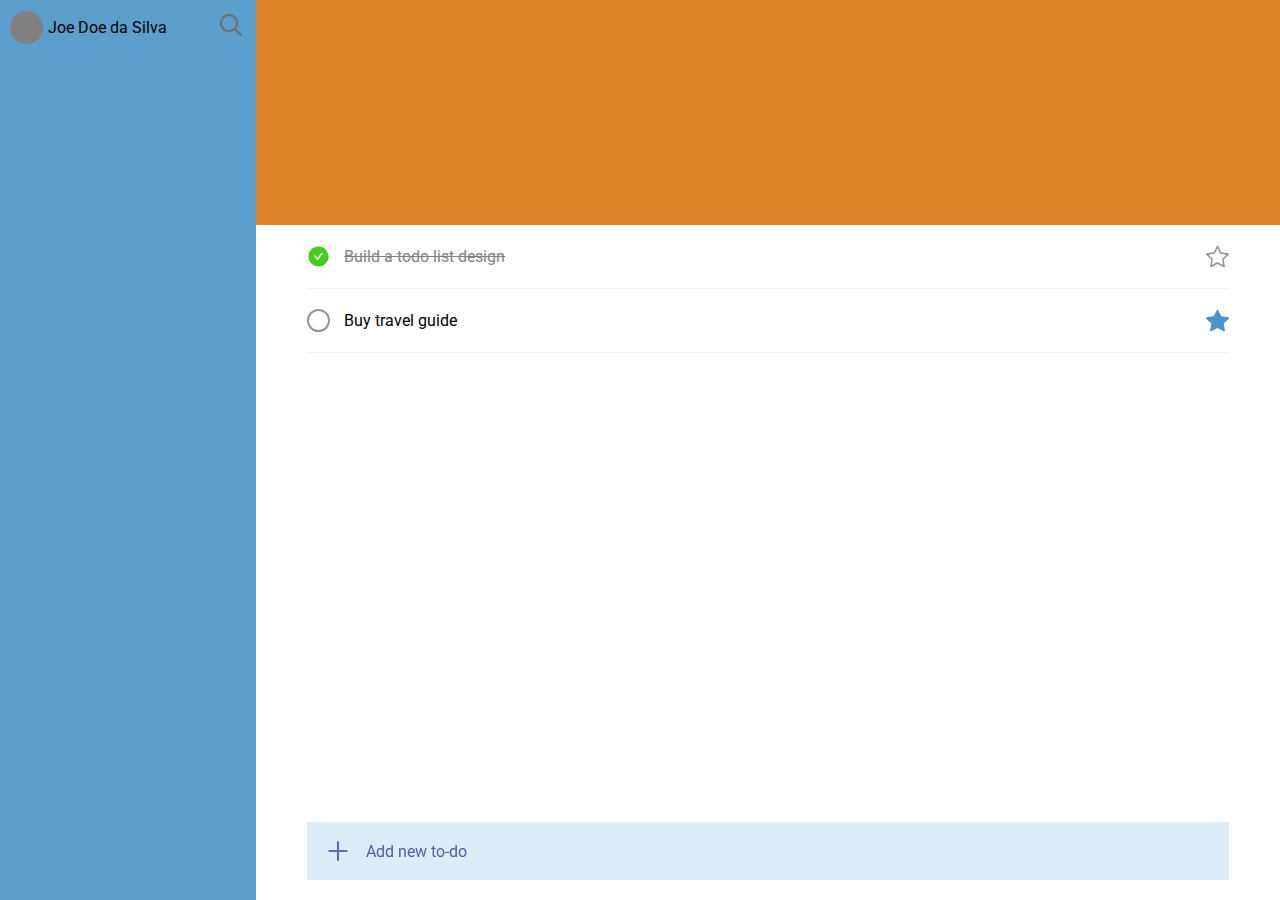
<file: index.html>
<!DOCTYPE html>
<html lang="en">
  <!-- Daniel Fonseca Teste Branch 123 -->
  <head>
    <meta charset="UTF-8" />
    <meta http-equiv="X-UA-Compatible" content="IE=edge" />
    <meta name="viewport" content="width=device-width, initial-scale=1.0" />
    <link rel="stylesheet" href="main.css" />
    <link rel="preconnect" href="https://fonts.gstatic.com" />
    <link
      href="https://fonts.googleapis.com/css2?family=Roboto&display=swap"
      rel="stylesheet"
    />
    <title>Vanilla ToDo</title>
  </head>
  <body>
    <div class="container">
      <div class="nav-menu">
        <div class="btn-close"></div>
        <div class="user-data">
          <div class="user-info">
            <div class="user-photo"></div>
            <div class="user-name">Joe Doe da Silva</div>
          </div>
          <div>
            <svg
              width="30"
              height="30"
              viewBox="0 0 30 30"
              fill="none"
              xmlns="http://www.w3.org/2000/svg"
            >
              <path
                fill-rule="evenodd"
                clip-rule="evenodd"
                d="M20.0001 13C20.0001 13.9193 19.819 14.8295 19.4672 15.6788C19.1154 16.5281 18.5998 17.2997 17.9498 17.9497C17.2998 18.5998 16.5281 19.1154 15.6788 19.4672C14.8296 19.8189 13.9193 20 13.0001 20C12.0808 20 11.1706 19.8189 10.3213 19.4672C9.472 19.1154 8.70032 18.5998 8.05031 17.9497C7.4003 17.2997 6.88469 16.5281 6.5329 15.6788C6.18112 14.8295 6.00006 13.9193 6.00006 13C6.00006 11.1435 6.73756 9.36301 8.05031 8.05025C9.36307 6.7375 11.1435 6 13.0001 6C14.8566 6 16.6371 6.7375 17.9498 8.05025C19.2626 9.36301 20.0001 11.1435 20.0001 13ZM18.6181 20.032C16.8209 21.4678 14.5422 22.1609 12.2499 21.9691C9.95767 21.7772 7.82587 20.715 6.29234 19.0005C4.75881 17.286 3.93997 15.0494 4.00398 12.75C4.06799 10.4506 5.00999 8.26301 6.63653 6.63647C8.26307 5.00993 10.4507 4.06793 12.75 4.00392C15.0494 3.93991 17.286 4.75875 19.0006 6.29228C20.7151 7.82581 21.7773 9.95761 21.9691 12.2499C22.161 14.5421 21.4678 16.8208 20.0321 18.618L25.7081 24.292C25.801 24.385 25.8748 24.4954 25.9251 24.6168C25.9754 24.7383 26.0013 24.8685 26.0013 25C26.0013 25.1315 25.9754 25.2617 25.9251 25.3832C25.8748 25.5046 25.801 25.615 25.7081 25.708C25.6151 25.801 25.5047 25.8747 25.3832 25.925C25.2618 25.9754 25.1316 26.0013 25.0001 26.0013C24.8686 26.0013 24.7384 25.9754 24.6169 25.925C24.4954 25.8747 24.385 25.801 24.2921 25.708L18.6201 20.032H18.6181Z"
                fill="#6F6F6F"
              />
            </svg>
          </div>
        </div>
      </div>
      <main class="main-content">
        <div class="image-background">
          <div class="btn-nav"></div>
        </div>
        <div class="todos-container">
          <div class="todo-card completed">
            <div class="todo-title-status-container">
              <img src="./icons/checkbox.svg" class="check-off">
              <img src="./icons/checkbox-on.svg" class="check-on">
              <span>Build a todo list design</span>
            </div>
            <img src="./icons/star.svg" class="highlight-off">
            <img src="./icons/star-on.svg" class="highlight-on">
          </div>
          <div class="todo-card highlighted">
            <div class="todo-title-status-container">
              <img src="./icons/checkbox.svg" class="check-off">
              <img src="./icons/checkbox-on.svg" class="check-on">
              <span>Buy travel guide</span>
            </div>
            <img src="./icons/star.svg" class="highlight-off">
            <img src="./icons/star-on.svg" class="highlight-on">
          </div>
          <div class="add-todo">
            <img src="./icons/add.svg">
            <span>Add new to-do</span>
          </div>
        </div>
      </main>
    </div>

    <script src="app.js"></script>
  </body>
</html>
</file>
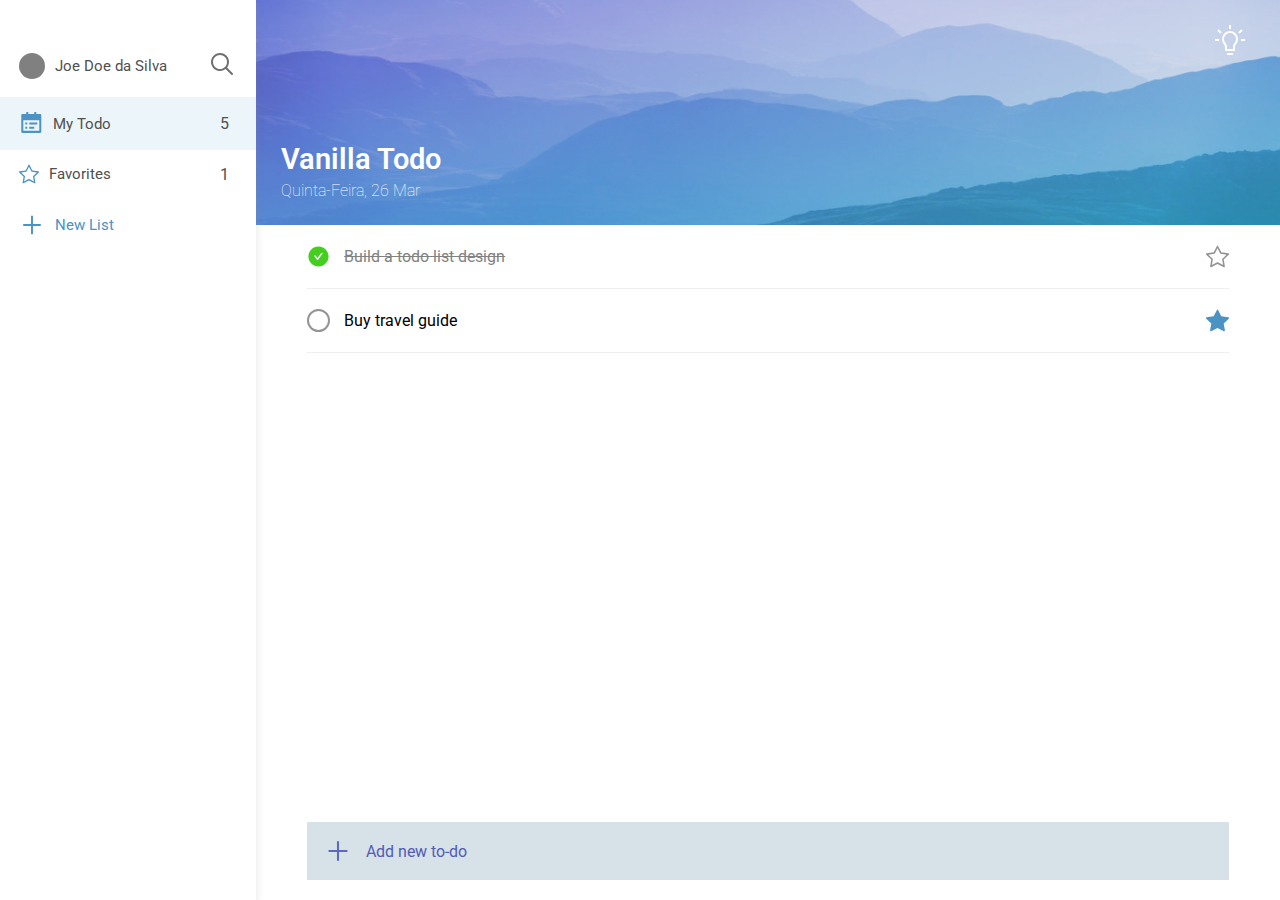
<file: client/index.html>
<!DOCTYPE html>
<html lang="en">
  <!-- Daniel Fonseca Teste Branch 123 -->
  <head>
    <meta charset="UTF-8" />
    <meta http-equiv="X-UA-Compatible" content="IE=edge" />
    <meta name="viewport" content="width=device-width, initial-scale=1.0" />
    <link rel="stylesheet" href="main.css" />
    <link rel="preconnect" href="https://fonts.gstatic.com" />
    <link
      href="https://fonts.googleapis.com/css2?family=Roboto&display=swap"
      rel="stylesheet"
    />
    <title>Vanilla ToDo</title>
    <link href="https://fonts.googleapis.com/css2?family=Roboto:wght@100&display=swap" rel="stylesheet">
  </head>
  <body>
    <div class="container">
      <div class="nav-menu">
        <div class="btn-close">
          <img src="icons/close-button.svg" />
        </div>
        <div class="nav-list-item">
          <div class="user-info">
            <div class="user-photo"></div>
            <div class="nav-item-text">Joe Doe da Silva</div>
          </div>
          <div>
            <img src="icons/search-button.svg" />
          </div>
        </div>

        <div class="nav-list-item nav-highlighted">
          <div class="nav-item-info">
            <div class="nav-list-icon">
              <img style="width: 24px" src="icons/calendar.svg" />
            </div>
            <div class="nav-item-text">My Todo</div>
          </div>
          <div class="list-items-remaining">5</div>
        </div>

        <div class="nav-list-item">
          <div class="nav-item-info">
            <div class="nav-list-icon">
              <img src="icons/blue-star.svg" />
            </div>
            <div class="nav-item-text">Favorites</div>
          </div>
          <div class="list-items-remaining">1</div>
        </div>

        <div class="nav-list-item">
          <div class="nav-item-info">
            <div class="nav-list-icon">
              <img src="icons/plus.svg" />
            </div>
            <div class="nav-item-text list-text-color">New List</div>
          </div>
        </div>
      </div>

      <main class="main-content">
        <div class="image-background">
          <div class="title-box">
            <p class="list-title">Vanilla Todo</p>
            <p class="date">Quinta-Feira, 26 Mar</p>
          </div>          
          <div class="btn-nav">
            <img class="menu-icon" src="./icons/hamburguer-menu.svg" alt="">
          </div>
          <div class="switch-button">
            <img src="./icons/lamp-icon.svg" alt="" class="lamp-icon">
          </div>
          <img class="top-image" src="./images/background-image.jpg" alt="">
        </div>
        <div class="todos-container">
          <div class="todo-card completed">
            <div class="todo-title-status-container">
              <img src="./icons/checkbox.svg" class="check-off" />
              <img src="./icons/checkbox-on.svg" class="check-on" />
              <span>Build a todo list design</span>
            </div>
            <img src="./icons/star.svg" class="highlight-off" />
            <img src="./icons/star-on.svg" class="highlight-on" />
          </div>
          <div class="todo-card highlighted">
            <div class="todo-title-status-container">
              <img src="./icons/checkbox.svg" class="check-off" />
              <img src="./icons/checkbox-on.svg" class="check-on" />
              <span>Buy travel guide</span>
            </div>
            <img src="./icons/star.svg" class="highlight-off" />
            <img src="./icons/star-on.svg" class="highlight-on" />
          </div>
          <div class="add-todo">
            <img src="./icons/add.svg" />
            <span>Add new to-do</span>
          </div>
        </div>
      </main>
    </div>

    <script src="app.js"></script>
  </body>
</html>
</file>
<file: main.css>
* {
  margin: 0px;
  padding: 0px;
  box-sizing: border-box;
}

body {
  font-family: "Roboto", sans-serif;
}

.container {
  display: grid;
  grid-template-columns: 1fr 4fr;
  grid-template-rows: 100vh;
  max-width: 2000px;
  margin: 0 auto;
}

.nav-menu {
  background-color: #5b9dcb;
}

.main-content {
  /* background-color: #50de61; */
  display: grid;
  grid-template-rows: 25%;
}

.image-background {
  background-color: #de842a;
}

.user-data {
  display: flex;
  align-items: center;
  justify-content: space-between;
  padding: 10px 10px;
}

.user-info {
  display: flex;
  align-items: center;
}

.user-photo {
  width: 33px;
  height: 33px;
  background-color: grey;
  border-radius: 50px;
}

.user-name {
  padding: 0px 5px;
}
.todos-container{
  width: 90%;
  max-width: 1430px;
  margin: auto;
  min-height: 100%;
}
.todo-card{
  display: flex;
  justify-content: space-between;
  padding: 20px 0;
  border-bottom: 1px solid #EFEFEF;
}
.todo-title-status-container{
  display: flex;
  align-items: center;
}
.todo-title-status-container img{
  margin-right: 14px;
}
.todo-card img{
  width: 23px;
  height: 23px;
  cursor: pointer;
}
.check-on, .highlight-on{
  display: none;
}
.todo-card.completed .check-off, .todo-card.highlighted .highlight-off{
  display: none;
}
.todo-card.completed .check-on, .todo-card.highlighted .highlight-on{
  display: block;
}
.todo-card.completed{
  text-decoration: line-through;
  color: #828282;
}
.add-todo{
  position: fixed;
  bottom: 0;
  width: 72%;
  max-width: 1430px;
  background-color: rgba(142, 198, 231, 0.322);
  padding: 15px 17px;
  margin-bottom: 20px;
  display: flex;
  align-items: center;
  color: #515CB5;
  cursor: pointer;
}
.add-todo img{
  width: 28px;
  height: 28px;
  margin-right: 14px;
}

@media (max-width: 1024px) {
  .btn-nav {
    width: 30px;
    height: 30px;
    background-color: indianred;
    margin: 10px;
    cursor: pointer;
  }

  .container {
    grid-template-columns: 1fr;
  }

  .nav-menu {
    display: none;
    position: absolute;
    top: 0px;
    height: 100vh;
    min-width: 250px;
  }

  .btn-close {
    width: 30px;
    height: 30px;
    margin: 10px;
    background-color: lightblue;
  }
  .add-todo{
    width: 90%;
  }
}

@media (min-width: 1025px) {
  .nav-menu {
    display: block !important;
  }
}
</file>
<file: client/main.css>
* {
  margin: 0px;
  padding: 0px;
  box-sizing: border-box;
}

body {
  font-family: "Roboto", sans-serif;
}

.container {
  display: grid;
  grid-template-columns: 1fr 4fr;
  grid-template-rows: 100vh;
  max-width: 2000px;
  margin: 0 auto;
  background-color: white;
}

.nav-menu {
  background-color: white;
  box-shadow: 1px 4px 6px 1px #8f8f8f26;
  z-index: 9999;
  color: #505050;
}

.main-content {
  display: grid;
  grid-template-rows: 25%;
}

.image-background {
  position: relative;
}

.title-box {
  position: absolute;
  bottom: 0px;
  margin: 25px;
  color: white;
}

.list-title {
  font-size: 1.8rem;
  font-weight: 600;
  
}

.date {
  margin-top: 0.3rem;
  font-weight: 100;
  
}

.top-image {
  width: 100%;
  height: 100%; 
  object-fit: cover; 
}  

/* NAV LEFT MENU */

.nav-list-item {
  display: flex;
  align-items: center;
  justify-content: space-between;
  padding: 14px 19px;
  cursor: pointer;
}

.list-text-color {
  color: #4b92c5;
}

.nav-list-item:hover {
  background-color: #f3f9fd;
}

.nav-item-info {
  display: flex;
  align-items: center;
}

.list-items-remaining {
  margin-right: 8px;
}

.nav-highlighted {
  background-color: #ecf5fa;
}

.nav-list-icon {
  display: flex;
  align-items: center;
}

.user-info {
  display: flex;
  align-items: center;
}

.user-photo {
  width: 26px;
  height: 26px;
  background-color: grey;
  border-radius: 50px;
}

.nav-item-text {
  padding: 0px 10px;
  font-size: 0.95rem;
}

.todos-container {
  width: 90%;
  max-width: 1430px;
  margin: auto;
  height: 100%;
  overflow-y: auto;
  padding-bottom: 85px;
}
.todos-container::-webkit-scrollbar {
  display: none;
}
.todo-card {
  display: flex;
  justify-content: space-between;
  padding: 20px 0;
  border-bottom: 1px solid #efefef;
}
.todo-title-status-container {
  display: flex;
  align-items: center;
}
.todo-title-status-container img {
  margin-right: 14px;
}
.todo-card img {
  width: 23px;
  height: 23px;
  cursor: pointer;
}
.check-on,
.highlight-on {
  display: none;
}
.todo-card.completed .check-off,
.todo-card.highlighted .highlight-off {
  display: none;
}
.todo-card.completed .check-on,
.todo-card.highlighted .highlight-on {
  display: block;
}
.todo-card.completed {
  text-decoration: line-through;
  color: #828282;
}
.add-todo {
  position: fixed;
  bottom: 0;
  width: 72%;
  max-width: 1430px;
  background-color: #d7e1e8;
  padding: 15px 17px;
  margin-bottom: 20px;
  display: flex;
  align-items: center;
  color: #515cb5;
  cursor: pointer;
}
.add-todo img {
  width: 28px;
  height: 28px;
  margin-right: 14px;
}

.btn-close {
  display: none;
}

.menu-icon {
  display: none;
}

.switch-button {
  position: absolute;
  top: 0;
  right: 0;
  cursor: pointer;
  margin: 25px 35px;
  
}

.lamp-icon {
  width: 30px;
}

@media (max-width: 1024px) {
  .btn-nav {
    position: absolute;    
    margin: 35px 25px;
    cursor: pointer;
  
  }

  .switch-button {
    margin: 25px 25px;
  }

  .menu-icon {
    display: block;
  }

  .container {
    grid-template-columns: 1fr;
  }

  .nav-menu {
    display: none;
    position: absolute;
    top: 0px;
    height: 100vh;
    min-width: 250px;
  }

  .btn-close {
    margin: 10px;
    display: block;
  }
  .add-todo {
    width: 90%;
  }
}

@media (min-width: 1025px) {
  .nav-menu {
    display: block !important;
    padding-top: 35px;
  }
}

@media (min-width: 2000px){
  body {
    background-image: url("/client/images/background-bigger-screen.jpg");
    background-repeat: no-repeat;
    background-size: cover;
    
  }
}
</file>
